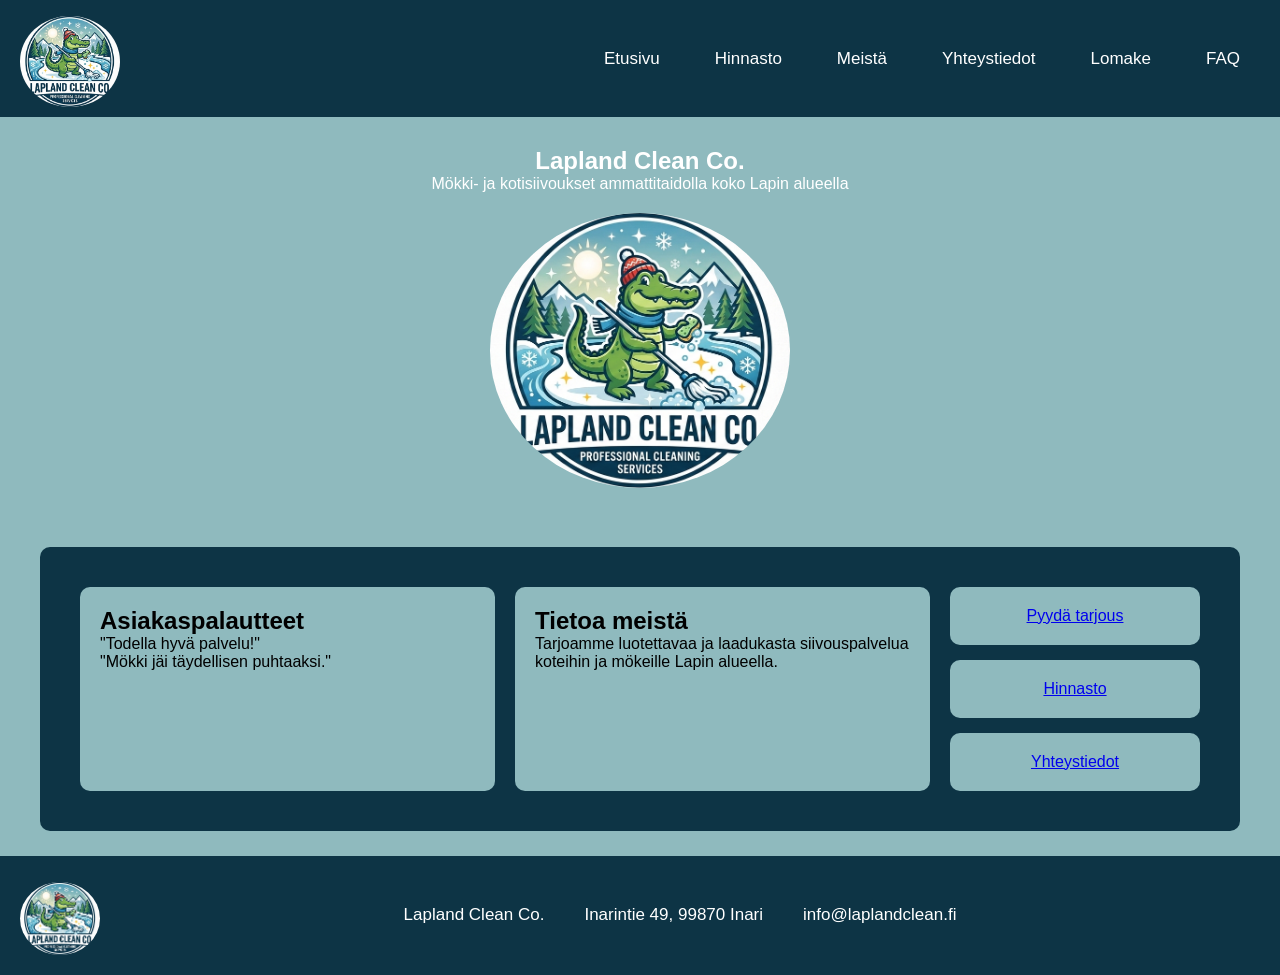
<file: Index.html>
<!DOCTYPE html>

<html lang="fi">
<head>
    <meta charset="UTF-8">
    <title>Lapland Clean Co.</title>
    <link rel="stylesheet" href="styles.css">
</head>

<body class="home-page">


<!-- NAVBAR -->
<header>
    <nav>
        <img src="laplandcleaning_logo.png" alt="Logo" class="logo">
        <ul>
            <li><a href="Index.html">Etusivu</a></li>
            <li><a href="hinnasto.html">Hinnasto</a></li>
            <li><a href="info.html">Meistä</a></li>
            <li><a href="contacts.html">Yhteystiedot</a></li>
            <li><a href="contact_form.html">Lomake</a></li>
            <li><a href="faq.html">FAQ</a></li>
        </ul>
    </nav>
</header>

<main>

    <!-- HERO / YLÄOSA -->
    <section class="hero">
        <h1>Lapland Clean Co.</h1>
        <p>Mökki- ja kotisiivoukset ammattitaidolla koko Lapin alueella</p>
        <img src="laplandcleaning_logo.png" alt="Logo" class="logo">
    </section>

    <!-- SISÄLTÖ (3 SARAKETTA) -->
    <section class="content">

        <!-- VASEN -->
        <div class="left">
            <h2>Asiakaspalautteet</h2>
            <p>"Todella hyvä palvelu!"</p>
            <p>"Mökki jäi täydellisen puhtaaksi."</p>
        </div>

        <!-- KESKI -->
        <div class="middle">
            <h2>Tietoa meistä</h2>
            <p>
                Tarjoamme luotettavaa ja laadukasta siivouspalvelua 
                koteihin ja mökeille Lapin alueella. 
            </p>
        </div>

        <!-- OIKEA -->
        <div class="right">
            <a href="contact_form.html" class="card">Pyydä tarjous</a>
            <a href="hinnasto.html" class="card">Hinnasto</a>
            <a href="contacts.html" class="card">Yhteystiedot</a>
        </div>

    </section>

</main>

        <footer class="footer">
            <img src="laplandcleaning_logo.png" alt="Logo" class="logo">
            <ul>
                <li>Lapland Clean Co.</li>
                <li>Inarintie 49, 99870 Inari</li>
                <li>info@laplandclean.fi</li>
            </ul>
        </footer>

</body>
</html>
</file>
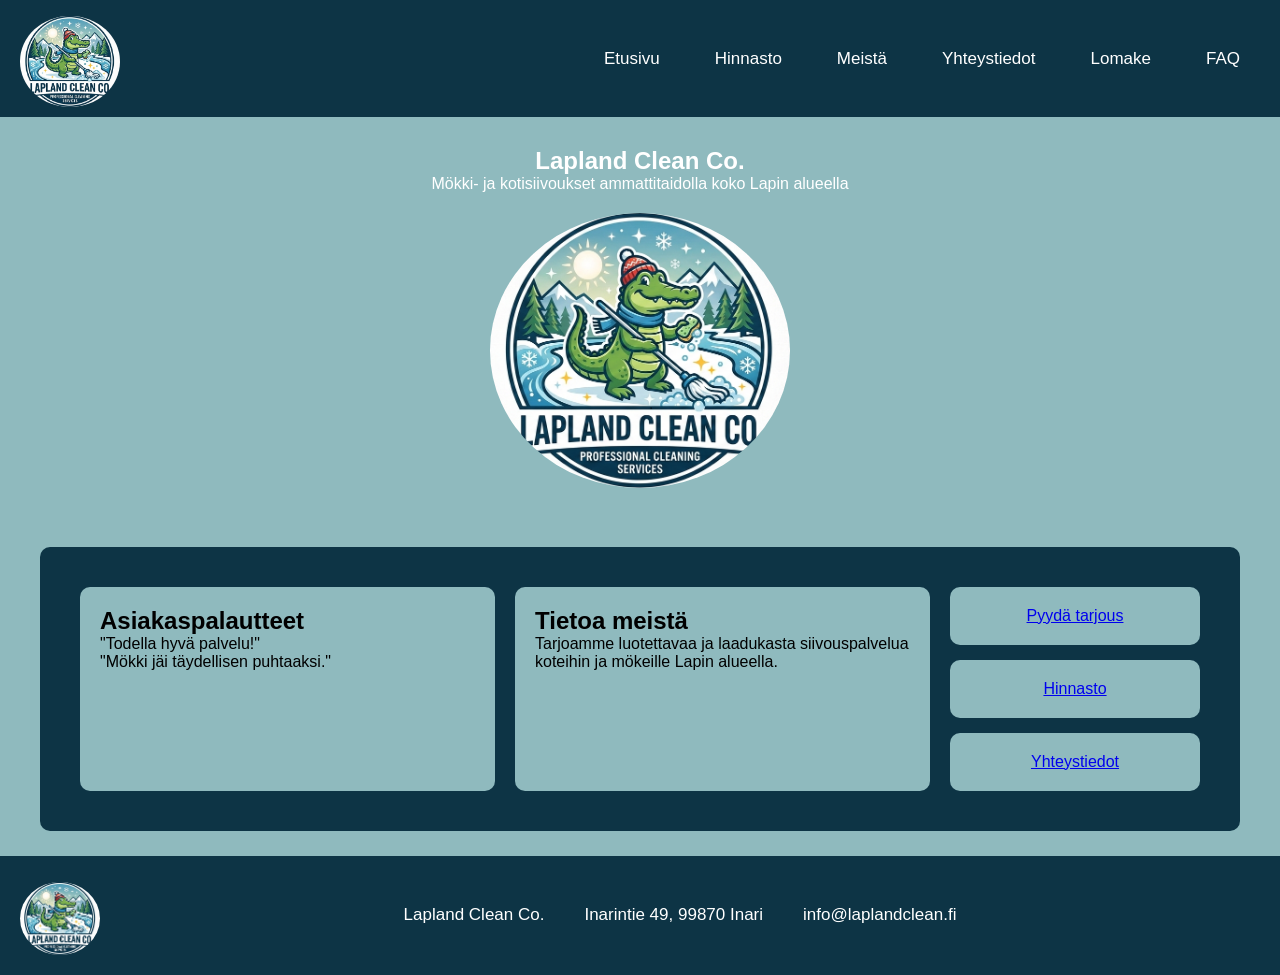
<file: index.html>
<!DOCTYPE html>

<html lang="fi">
<head>
    <meta charset="UTF-8">
    <title>Lapland Clean Co.</title>
    <link rel="stylesheet" href="styles.css">
</head>

<body class="home-page">


<!-- NAVBAR -->
<header>
    <nav>
        <img src="laplandcleaning_logo.png" alt="Logo" class="logo">
        <ul>
            <li><a href="index.html">Etusivu</a></li>
            <li><a href="hinnasto.html">Hinnasto</a></li>
            <li><a href="info.html">Meistä</a></li>
            <li><a href="contacts.html">Yhteystiedot</a></li>
            <li><a href="contact_form.html">Lomake</a></li>
            <li><a href="faq.html">FAQ</a></li>
        </ul>
    </nav>
</header>

<main>

    <!-- HERO / YLÄOSA -->
    <section class="hero">
        <h1>Lapland Clean Co.</h1>
        <p>Mökki- ja kotisiivoukset ammattitaidolla koko Lapin alueella</p>
        <img src="laplandcleaning_logo.png" alt="Logo" class="logo">
    </section>

    <!-- SISÄLTÖ (3 SARAKETTA) -->
    <section class="content">

        <!-- VASEN -->
        <div class="left">
            <h2>Asiakaspalautteet</h2>
            <p>"Todella hyvä palvelu!"</p>
            <p>"Mökki jäi täydellisen puhtaaksi."</p>
        </div>

        <!-- KESKI -->
        <div class="middle">
            <h2>Tietoa meistä</h2>
            <p>
                Tarjoamme luotettavaa ja laadukasta siivouspalvelua 
                koteihin ja mökeille Lapin alueella. 
            </p>
        </div>

        <!-- OIKEA -->
        <div class="right">
            <a href="contact_form.html" class="card">Pyydä tarjous</a>
            <a href="hinnasto.html" class="card">Hinnasto</a>
            <a href="contacts.html" class="card">Yhteystiedot</a>
        </div>

    </section>

</main>

        <footer class="footer">
            <img src="laplandcleaning_logo.png" alt="Logo" class="logo">
            <ul>
                <li>Lapland Clean Co.</li>
                <li>Inarintie 49, 99870 Inari</li>
                <li>info@laplandclean.fi</li>
            </ul>
        </footer>

</body>
</html>
</file>
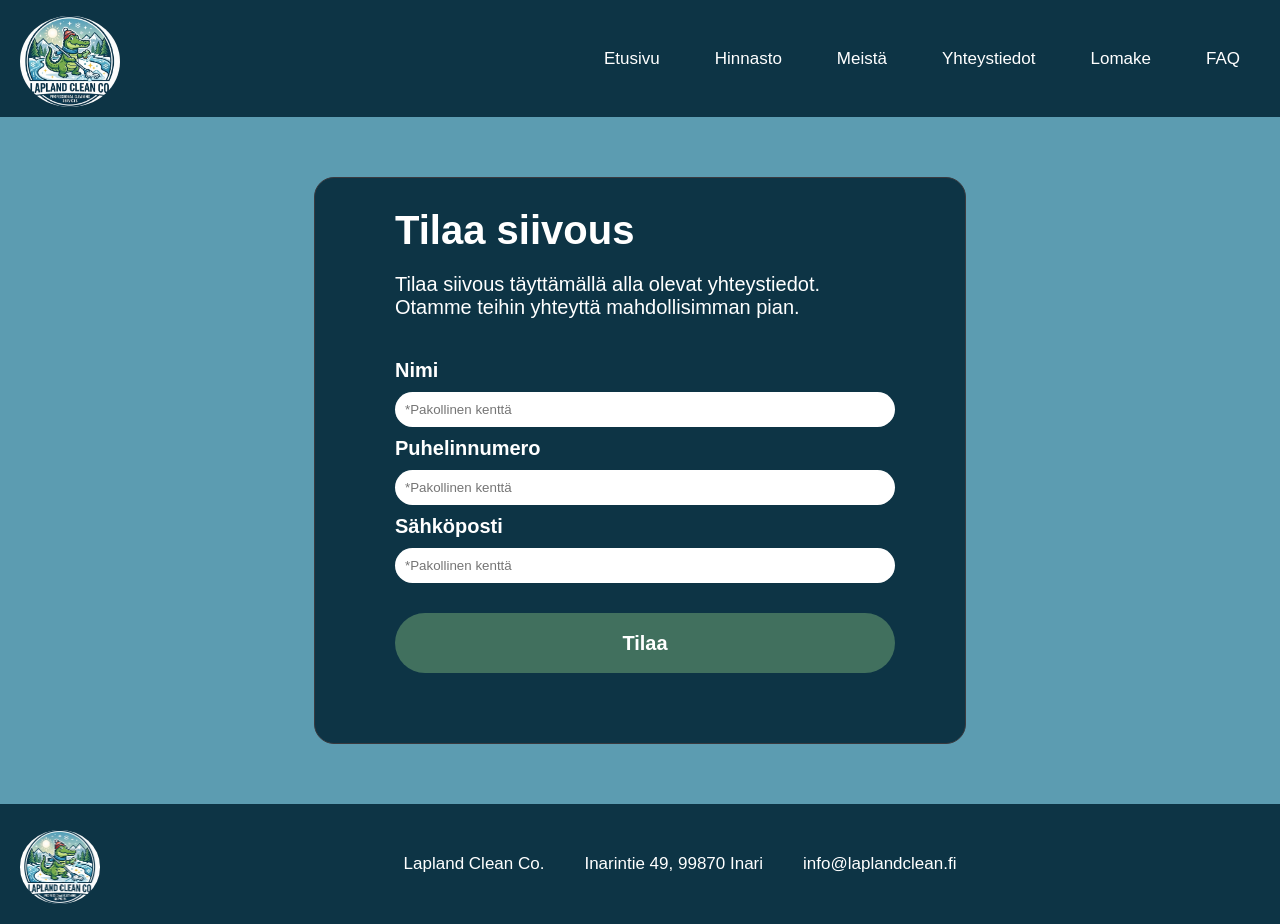
<file: contact_form.html>
<!DOCTYPE html>
<html lang="fi">
    <head>
        <meta charset="utf-8">
        <title>Lomake</title>
        <link rel="stylesheet" href="styles.css">

    </head> 
    

    <body class="lomake"></body>
        <header>
            <nav class="navigationbar">
                <img src="laplandcleaning_logo.png" alt="Logo" class="logo">
                <ul>
                    <li><a href="index.html">Etusivu</a></li>
                    <li><a href="hinnasto.html">Hinnasto</a></li>
                    <li><a href="info.html">Meistä</a></li>
                    <li><a href="contacts.html">Yhteystiedot</a></li>
                    <li><a href="contact_form.html">Lomake</a></li>
                    <li><a href="faq.html">FAQ</a></li>
                </ul>
            </nav>     
        </header>


    <main class="tilauslomake">
        <div class="kortti">
            <form>
                <h1 class="listtitle">Tilaa siivous</h1>
                <p class="forminfo">
                    Tilaa siivous täyttämällä alla olevat yhteystiedot. Otamme teihin yhteyttä mahdollisimman pian.
                </p>
                <ul class="listtyle">
                    <li>
                        <label class="listname" for="nimi">Nimi</label>
                        <input class="input" type="text" id="nimi" name="nimi" placeholder="*Pakollinen kenttä" required>
                    </li>
                    <li>
                        <label class="listname" for="puhnro">Puhelinnumero</label>
                        <input class="input" type="text" id="puhnro" name="puhelinumero" placeholder="*Pakollinen kenttä" required>
                    </li>
                    <li>
                        <label class="listname" for="email">Sähköposti</label>
                        <input class="input" type="text" id="email" name="sähköposti" placeholder="*Pakollinen kenttä" required>
                    </li>
                    <li>
                        <button class="nappi">Tilaa</button>
                    </li>
                </ul>
            </form>
        </div>
        
    </main>


    <footer class="footer">
        <img src="laplandcleaning_logo.png" alt="Logo" class="logo">
        <ul>
            <li>Lapland Clean Co.</li>
            <li>Inarintie 49, 99870 Inari</li>
            <li>info@laplandclean.fi</li>
        </ul>
    </footer>
    </body>

</html>
</file>
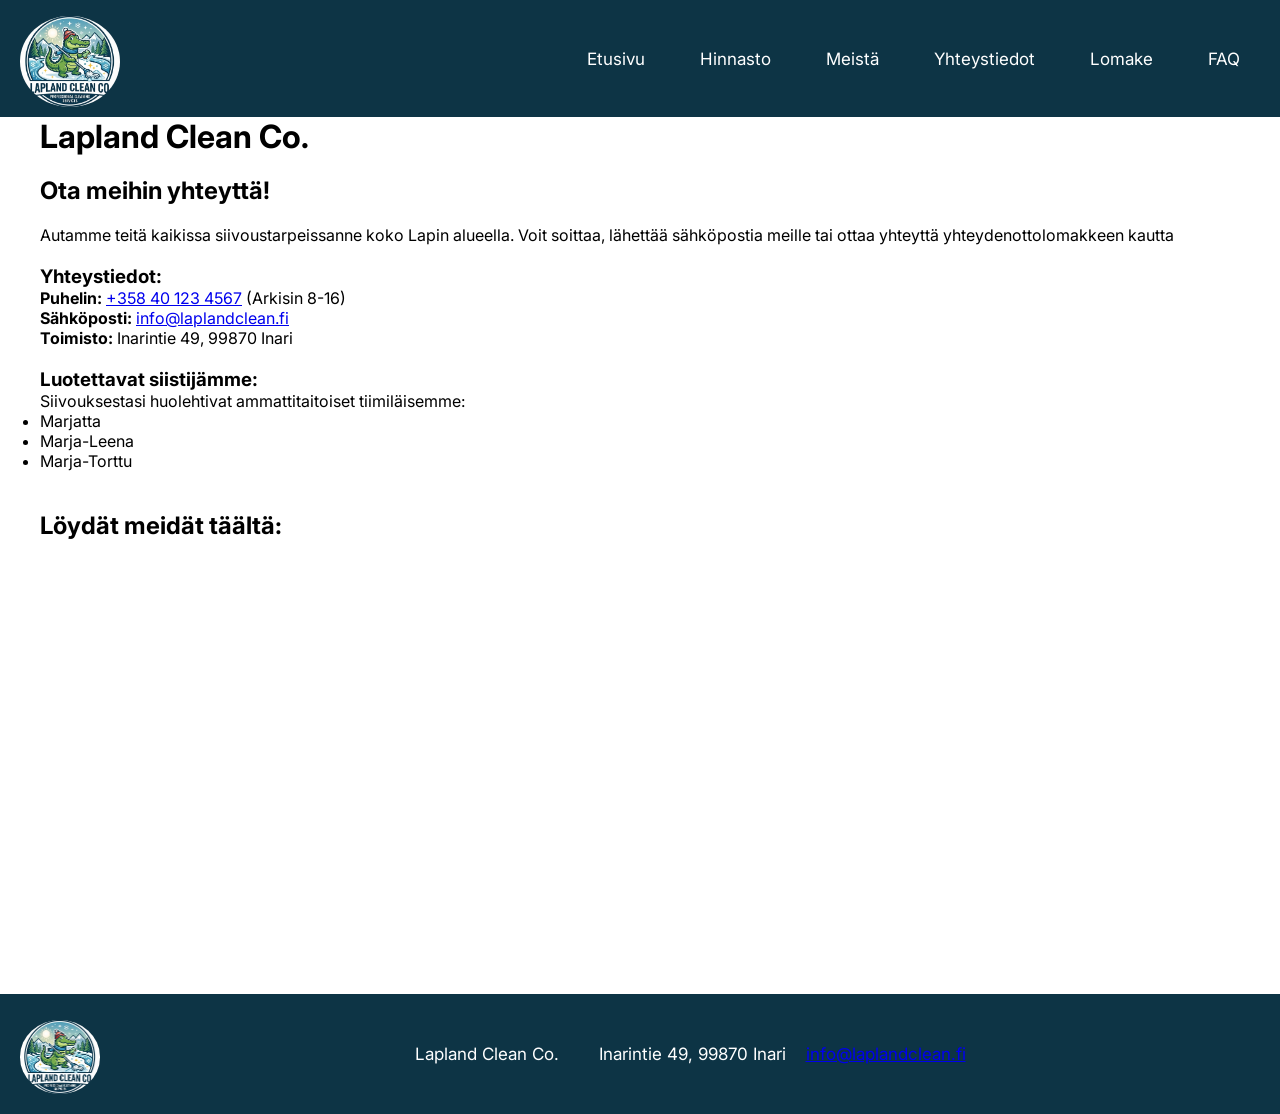
<file: contacts.html>
<!DOCTYPE html>
<html lang="fi">
    <head>
        <meta charset="utf-8">
        <meta name="description" content="Koti ja mökki siivoukset koko Lapin alueella">
        <title>Yhteystiedot</title>
        <link rel="stylesheet" href="styles.css">
        <link href="https://fonts.googleapis.com/css2?family=Inter&display=swap" rel="stylesheet">  
    </head> 
    <body class="contacts-page">

        <header>
            <nav class="navigationbar">
                <img src="laplandcleaning_logo.png" alt="Logo" class="logo">
                <ul>
                    <li><a href="index.html">Etusivu</a></li>
                    <li><a href="hinnasto.html">Hinnasto</a></li>
                    <li><a href="info.html">Meistä</a></li>
                    <li><a href="contacts.html">Yhteystiedot</a></li>
                    <li><a href="contact_form.html">Lomake</a></li>
                    <li><a href="faq.html">FAQ</a></li>
                </ul>
            </nav>     
        </header>

        <main class="main main-contacts">
            <h1>Lapland Clean Co.</h1>
            <br>
            <div class="content-wrapper"> <h2>Ota meihin yhteyttä!</h2>
                <br>
                <p>Autamme teitä kaikissa siivoustarpeissanne koko Lapin alueella. Voit soittaa, lähettää sähköpostia meille tai ottaa yhteyttä yhteydenottolomakkeen kautta</p>
                <br>
                <div class="contact-details">
                    <h3>Yhteystiedot:</h3>
                    <p><strong>Puhelin:</strong> <a href="tel:+358401234567">+358 40 123 4567</a> (Arkisin 8-16)</p>
                    <p><strong>Sähköposti:</strong> <a href="mailto:info@laplandclean.fi">info@laplandclean.fi</a></p>
                    <p><strong>Toimisto:</strong> Inarintie 49, 99870 Inari</p>
                </div>
        <br>
                <div class="cleaners">
                    <h3>Luotettavat siistijämme:</h3>
                    <p>Siivouksestasi huolehtivat ammattitaitoiset tiimiläisemme:</p>
                    <ul>
                        <li>Marjatta</li>
                        <li>Marja-Leena</li>
                        <li>Marja-Torttu</li>
                        </ul>
                </div>
        <br>
        <br>
                <div class="map-container">
                    <h2>Löydät meidät täältä:</h2>
                    <iframe src="https://www.google.com/maps/embed?pb=!1m18!1m12!1m3!1d1431.2857416172656!2d27.02525131298414!3d68.9056157973787!2m3!1f0!2f0!3f0!3m2!1i1024!2i768!4f13.1!3m3!1m2!1s0x45d1796013636531%3A0x6b9076f68c3505c!2sInarintie%2049%2C%2099870%20Inari!5e0!3m2!1sfi!2sfi!4v1698263721345!5m2!1sfi!2sfi" width="600" height="450" style="border:0;" allowfullscreen="" loading="lazy" referrerpolicy="no-referrer-when-downgrade"></iframe>
                </div>


        </main>


        <footer class="footer">
            <img src="laplandcleaning_logo.png" alt="Logo" class="logo">
            <ul>
                <li>Lapland Clean Co.</li>
                <li>Inarintie 49, 99870 Inari</li>
                <a href="mailto:info@laplandclean.fi">info@laplandclean.fi</a>
            </ul>
        </footer>
    </body>
</file>
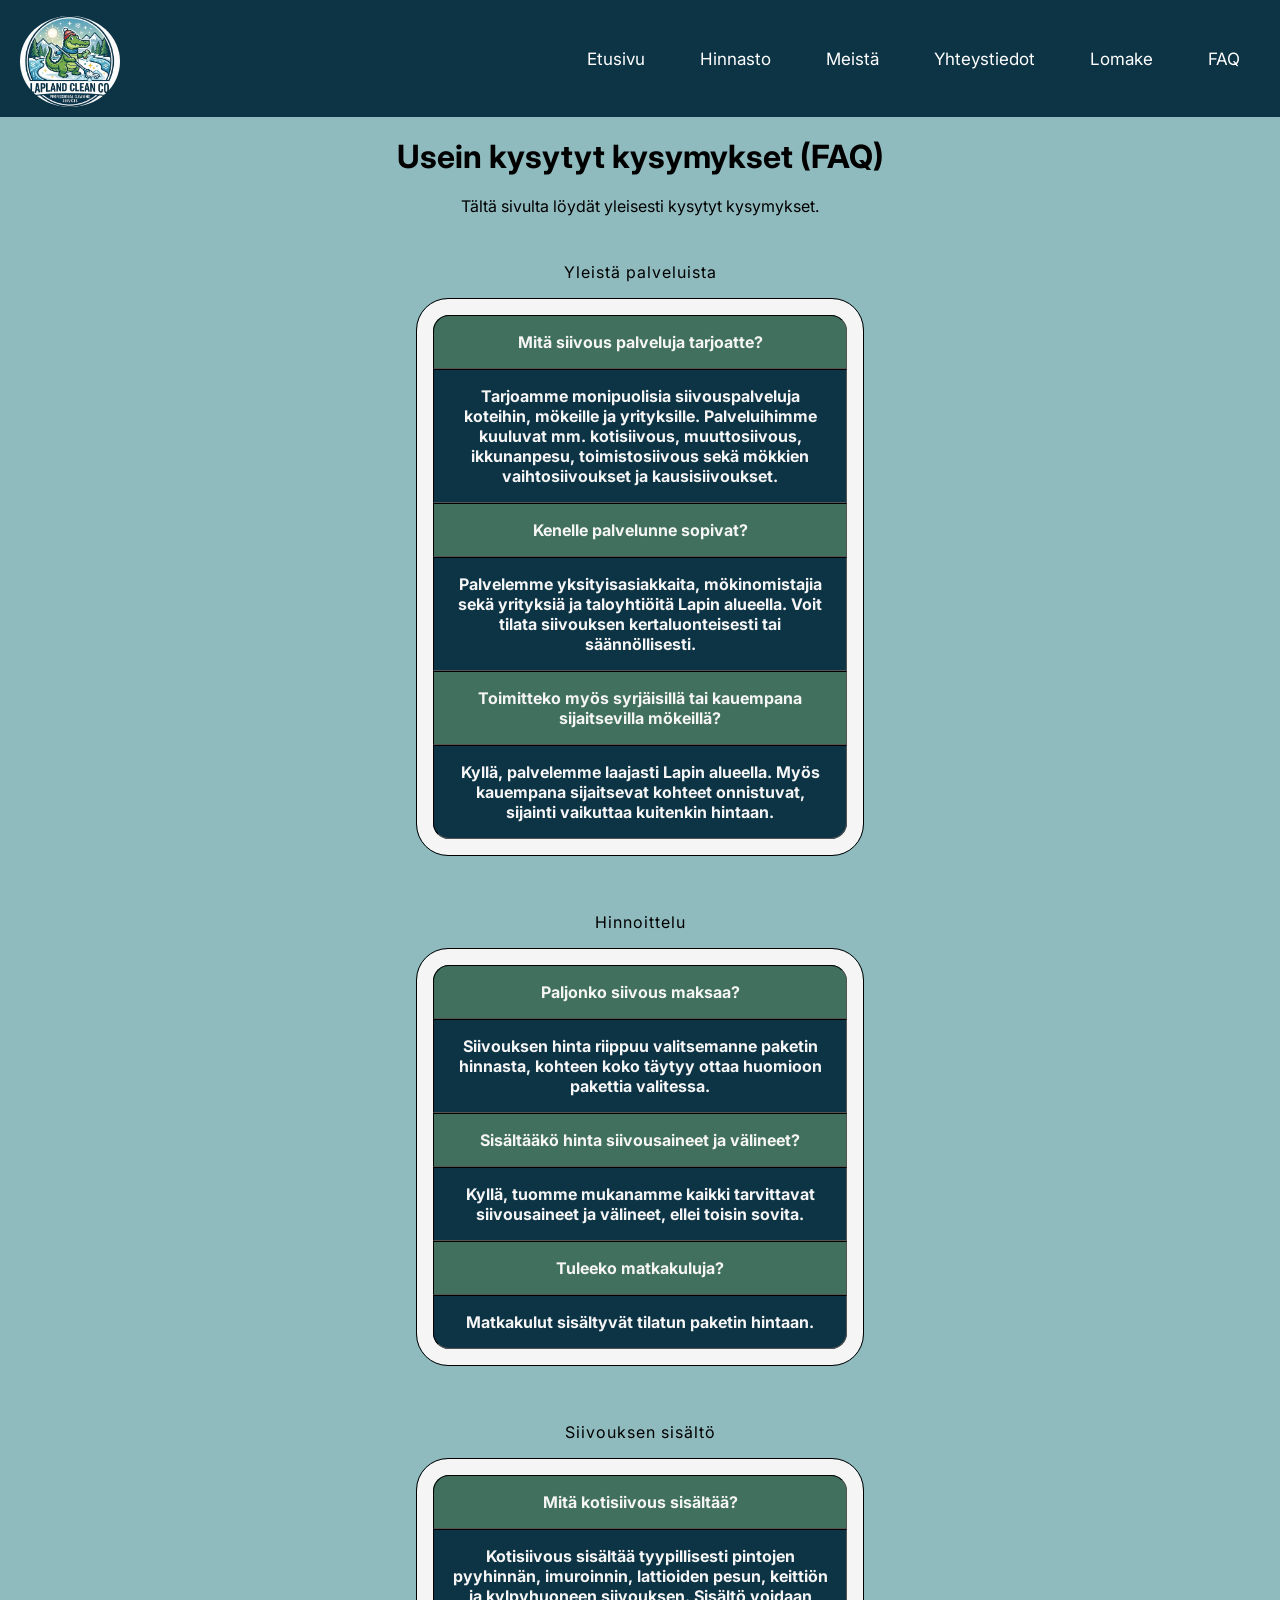
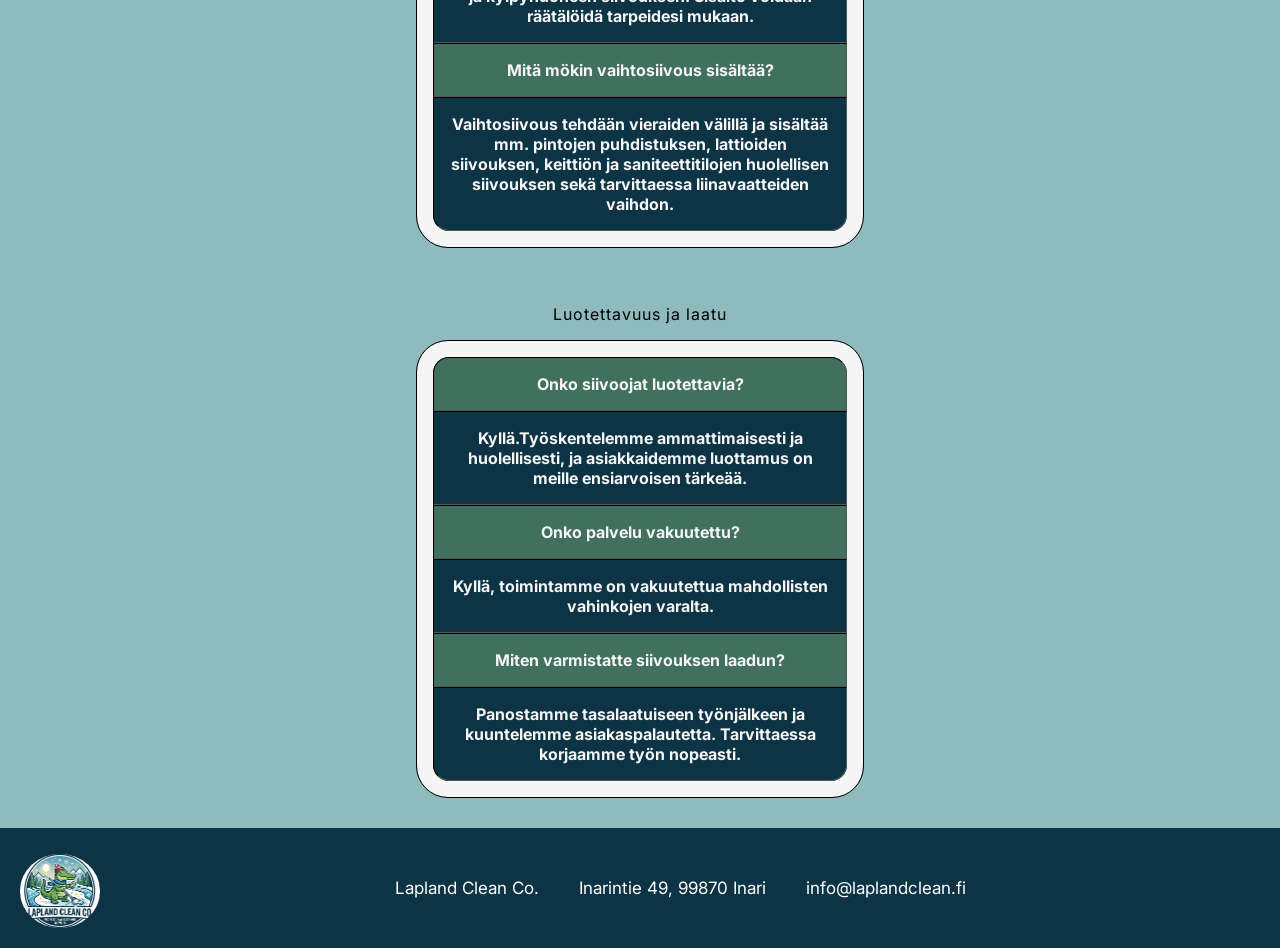
<file: faq.html>
<!DOCTYPE html>
<html lang="fi">
    <head>
        <meta charset="utf-8">
        <title>FAQ</title>
        <link rel="stylesheet" href="styles.css">
        <link href="https://fonts.googleapis.com/css2?family=Inter&display=swap" rel="stylesheet">
    </head> 

    <body class="faq">

         <header>
            <nav>
            <img src="laplandcleaning_logo.png" alt="Logo" class="logo">
            <ul class="navigationbar">
                <li><a href="index.html">Etusivu</a></li>
                <li><a href="hinnasto.html">Hinnasto</a></li>
                <li><a href="info.html">Meistä</a></li>
                <li><a href="contacts.html">Yhteystiedot</a></li>
                <li><a href="contact_form.html">Lomake</a></li>
                <li><a href="faq.html">FAQ</a></li>
            </ul>
            </nav>    
            
        </header>
        
        <br>
        <h1 class="otsikko">Usein kysytyt kysymykset (FAQ)</h1>
        <br>
        <p>Tältä sivulta löydät yleisesti kysytyt kysymykset.</p>
        <br>
        <table border="1">
            <caption>Yleistä palveluista</caption>
            <tr>
                <th>Mitä siivous palveluja tarjoatte?</th>
            </tr>
            <tr>
                <th>Tarjoamme monipuolisia siivouspalveluja koteihin, mökeille ja yrityksille. Palveluihimme kuuluvat mm. kotisiivous, muuttosiivous, ikkunanpesu, toimistosiivous sekä mökkien vaihtosiivoukset ja kausisiivoukset.</th>
            </tr>
            <tr>
                <th>Kenelle palvelunne sopivat?</th>
            </tr>
            <tr>
                <th>Palvelemme yksityisasiakkaita, mökinomistajia sekä yrityksiä ja taloyhtiöitä Lapin alueella. Voit tilata siivouksen kertaluonteisesti tai säännöllisesti.</th>
            </tr>
            <tr>
                <th>Toimitteko myös syrjäisillä tai kauempana sijaitsevilla mökeillä?</th>
            </tr>
            <tr>
                <th>Kyllä, palvelemme laajasti Lapin alueella. Myös kauempana sijaitsevat kohteet onnistuvat, sijainti vaikuttaa kuitenkin hintaan.</th>
            </tr>
        </table>
        <br>
        <table border="1">
            <caption>Hinnoittelu</caption>
            <tr>
                <th>Paljonko siivous maksaa?</th>
            </tr>
            <tr>
                <th>Siivouksen hinta riippuu valitsemanne paketin hinnasta, kohteen koko täytyy ottaa huomioon pakettia valitessa.</th>
            </tr>
            <tr>
              <th>Sisältääkö hinta siivousaineet ja välineet?</th>  
            </tr>
            <tr>
                <th>Kyllä, tuomme mukanamme kaikki tarvittavat siivousaineet ja välineet, ellei toisin sovita.</th>
            </tr>
            <tr>
                <th>Tuleeko matkakuluja?</th>
            </tr>
            <tr>
                <th>Matkakulut sisältyvät tilatun paketin hintaan.</th>
            </tr>
        </table>
        <br>
        <table border="1">
            <caption>Siivouksen sisältö</caption>
            <tr>
                <th>Mitä kotisiivous sisältää?</th>
            </tr>
            <tr>
                <th>Kotisiivous sisältää tyypillisesti pintojen pyyhinnän, imuroinnin, lattioiden pesun, keittiön ja kylpyhuoneen siivouksen. Sisältö voidaan räätälöidä tarpeidesi mukaan.</th>
            </tr>
            <tr>
                <th>Mitä mökin vaihtosiivous sisältää?</th>
            </tr>
            <tr>
                <th>Vaihtosiivous tehdään vieraiden välillä ja sisältää mm. pintojen puhdistuksen, lattioiden siivouksen, keittiön ja saniteettitilojen huolellisen siivouksen sekä tarvittaessa liinavaatteiden vaihdon.</th>
            </tr>
        </table>
        <br>
        <table border="1">
            <caption>Luotettavuus ja laatu</caption>
            <tr>
                <th>Onko siivoojat luotettavia?</th>
            </tr>
            <tr>
                <th>Kyllä.Työskentelemme ammattimaisesti ja huolellisesti, ja asiakkaidemme luottamus on meille ensiarvoisen tärkeää. </th>
            </tr>
            <tr>
                <th>Onko palvelu vakuutettu?</th>
            </tr>
            <tr>
                <th>Kyllä, toimintamme on vakuutettua mahdollisten vahinkojen varalta.</th>
            </tr>
            <tr>
                <th>Miten varmistatte siivouksen laadun?</th>
            </tr>
            <tr>
                <th>Panostamme tasalaatuiseen työnjälkeen ja kuuntelemme asiakaspalautetta. Tarvittaessa korjaamme työn nopeasti.</th>
            </tr>
        </table>
        <br>

        <footer class="footer">
            <img src="laplandcleaning_logo.png" alt="Logo" class="logo">
            <ul>
                <li>Lapland Clean Co.</li>
                <li>Inarintie 49, 99870 Inari</li>
                <li>info@laplandclean.fi</li>
            </ul>
        </footer>
    </body>
</html>
</file>
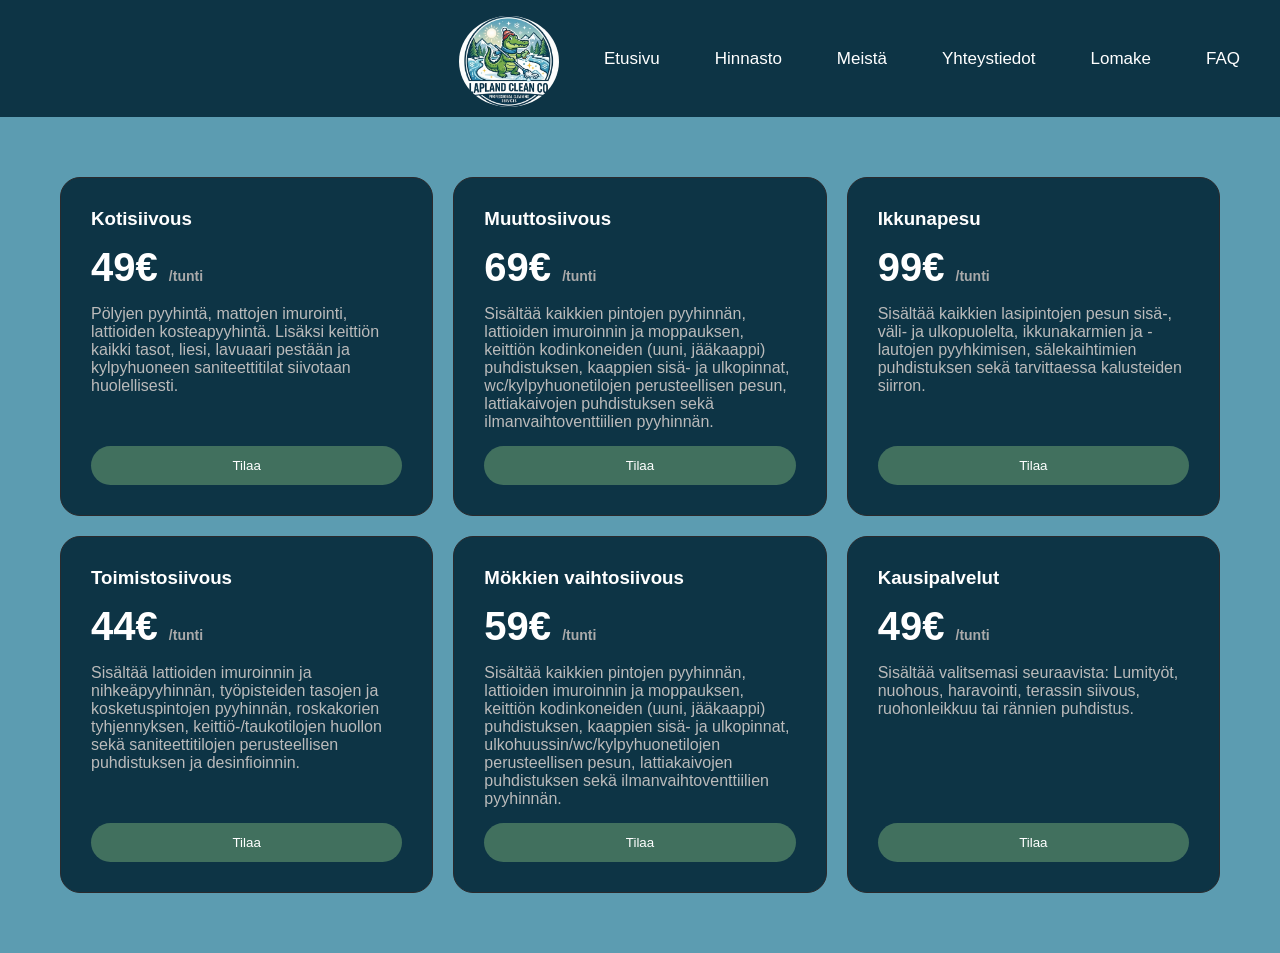
<file: hinnasto.html>
<!DOCTYPE html>
<html lang="fi">
    <head>
        <meta charset="utf-8">
        <title>Hinnasto</title>
        <link rel="stylesheet" href="styles.css">

    </head> 

</div>
    <header>
        <nav>
            <ul class="navigationbar">
                <li><img src="laplandcleaning_logo.png" alt="Logo" class="logo"></li>
                <li><a href="index.html">Etusivu</a></li>
                <li><a href="hinnasto.html">Hinnasto</a></li>
                <li><a href="info.html">Meistä</a></li>
                <li><a href="contacts.html">Yhteystiedot</a></li>
                <li><a href="contact_form.html">Lomake</a></li>
                <li><a href="faq.html">FAQ</a></li>
            </ul>
        </nav>    
    </header>
<body class="hinnasto">
<div class="hinnoittelu">
  <div class="kortti">
    <h3>Kotisiivous</h3>
    <p class="hinta">49€ <span>/tunti</span></p>
    <p class="kuvaus">Pölyjen pyyhintä, mattojen imurointi, lattioiden kosteapyyhintä. Lisäksi keittiön kaikki tasot, liesi, lavuaari pestään ja kylpyhuoneen saniteettitilat siivotaan huolellisesti.</p>
    <button class="nappi">Tilaa</button>
  </div>

  <div class="kortti">
    <h3>Muuttosiivous</h3>
    <p class="hinta">69€ <span>/tunti</span></p>
    <p class="kuvaus">Sisältää kaikkien pintojen pyyhinnän, lattioiden imuroinnin ja moppauksen, keittiön kodinkoneiden (uuni, jääkaappi) puhdistuksen, kaappien sisä- ja ulkopinnat, wc/kylpyhuonetilojen perusteellisen pesun, lattiakaivojen puhdistuksen sekä ilmanvaihtoventtiilien pyyhinnän.</p>
    <button class="nappi">Tilaa</button>
  </div>

  <div class="kortti">
    <h3>Ikkunapesu</h3>
    <p class="hinta">99€ <span>/tunti</span></p>
    <p class="kuvaus">Sisältää kaikkien lasipintojen pesun sisä-, väli- ja ulkopuolelta, ikkunakarmien ja -lautojen pyyhkimisen, sälekaihtimien puhdistuksen sekä tarvittaessa kalusteiden siirron.</p>
    <button class="nappi">Tilaa</button>
  </div>

  <div class="kortti">
    <h3>Toimistosiivous</h3>
    <p class="hinta">44€ <span>/tunti</span></p>
    <p class="kuvaus">Sisältää lattioiden imuroinnin ja nihkeäpyyhinnän, työpisteiden tasojen ja kosketuspintojen pyyhinnän, roskakorien tyhjennyksen, keittiö-/taukotilojen huollon sekä saniteettitilojen perusteellisen puhdistuksen ja desinfioinnin.</p>
    <button class="nappi">Tilaa</button>
  </div>

   <div class="kortti">
    <h3>Mökkien vaihtosiivous</h3>
    <p class="hinta">59€ <span>/tunti</span></p>
    <p class="kuvaus">Sisältää kaikkien pintojen pyyhinnän, lattioiden imuroinnin ja moppauksen, keittiön kodinkoneiden (uuni, jääkaappi) puhdistuksen, kaappien sisä- ja ulkopinnat, ulkohuussin/wc/kylpyhuonetilojen perusteellisen pesun, lattiakaivojen puhdistuksen sekä ilmanvaihtoventtiilien pyyhinnän.</p>
    <button class="nappi">Tilaa</button>
  </div>

   <div class="kortti">
    <h3>Kausipalvelut</h3>
    <p class="hinta">49€ <span>/tunti</span></p>
    <p class="kuvaus">Sisältää valitsemasi seuraavista: Lumityöt, nuohous, haravointi, terassin siivous, ruohonleikkuu tai rännien puhdistus. </p>
    <button class="nappi">Tilaa</button>
  </div>
  </body>
  <!-- Kukkuupöö-->
</file>
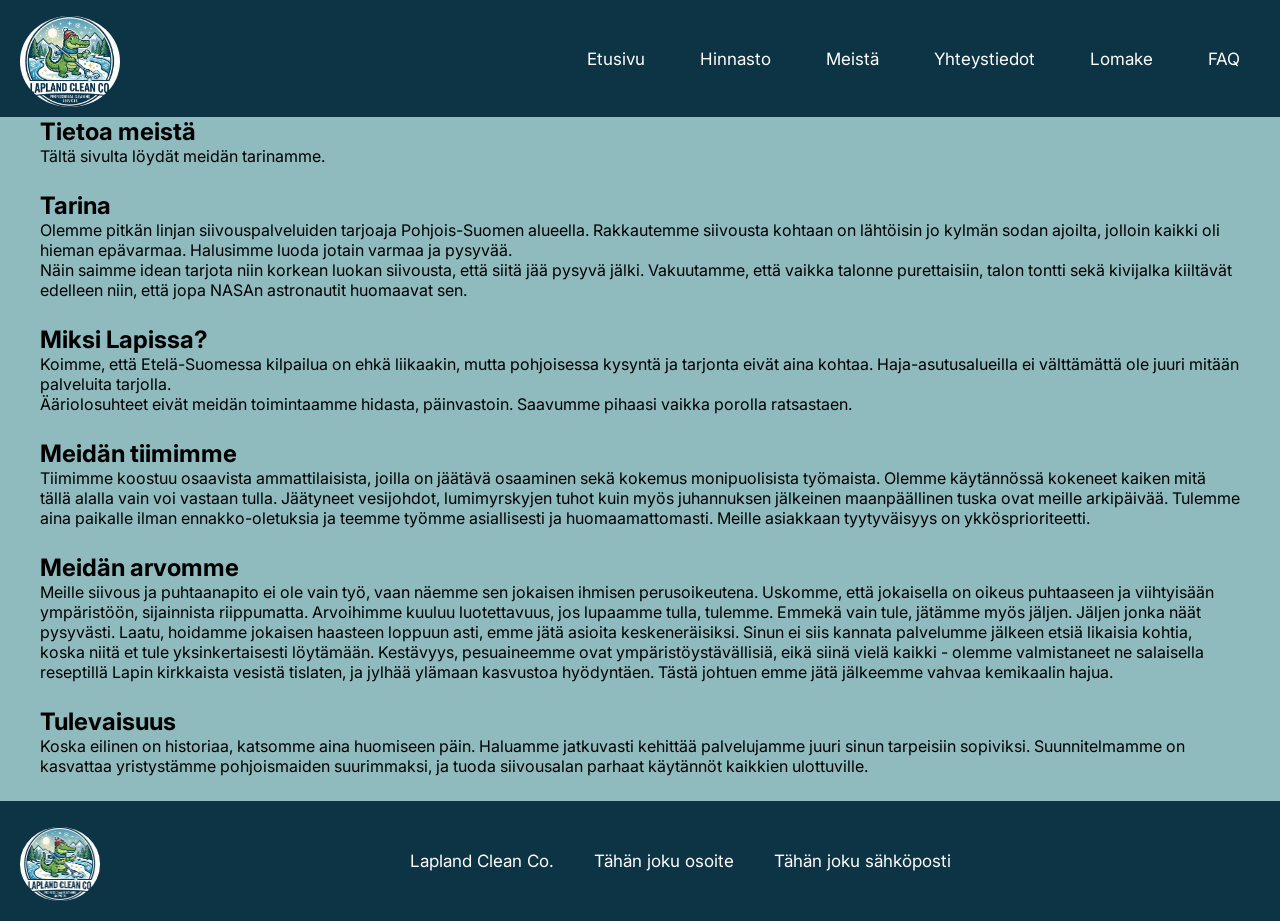
<file: info.html>
<!DOCTYPE html>
<html lang="fi">
<head>
    <meta charset="utf-8">
    <title>Meistä</title>
    <link rel="stylesheet" href="styles.css">
    <link href="https://fonts.googleapis.com/css2?family=Inter&display=swap" rel="stylesheet">
</head>

<body class="info">

    <header>
        <nav class="navigationbar">
            <img src="laplandcleaning_logo.png" alt="Lapland Cleaning logo" class="logo">
            <ul>
                <li><a href="index.html">Etusivu</a></li>
                <li><a href="hinnasto.html">Hinnasto</a></li>
                <li><a href="info.html">Meistä</a></li>
                <li><a href="contacts.html">Yhteystiedot</a></li>
                <li><a href="contact_form.html">Lomake</a></li>
                <li><a href="faq.html">FAQ</a></li>
            </ul>
        </nav>
    </header>

    <main>

        <section>
            <h1>Tietoa meistä</h1>
            <p>Tältä sivulta löydät meidän tarinamme.</p>
        </section>

        <section>
            <h2>Tarina</h2>
            <p>
                Olemme pitkän linjan siivouspalveluiden tarjoaja Pohjois-Suomen alueella.
                Rakkautemme siivousta kohtaan on lähtöisin jo kylmän sodan ajoilta,
                jolloin kaikki oli hieman epävarmaa. Halusimme luoda jotain varmaa ja pysyvää.
            </p>

            <p>
                Näin saimme idean tarjota niin korkean luokan siivousta, että siitä jää pysyvä jälki.
                Vakuutamme, että vaikka talonne purettaisiin, talon tontti sekä kivijalka
                kiiltävät edelleen niin, että jopa NASAn astronautit huomaavat sen.
            </p>
        </section>

        <section>
            <h2>Miksi Lapissa?</h2>
            <p>
                Koimme, että Etelä-Suomessa kilpailua on ehkä liikaakin, mutta pohjoisessa
                kysyntä ja tarjonta eivät aina kohtaa. Haja-asutusalueilla ei välttämättä
                ole juuri mitään palveluita tarjolla.
            </p>

            <p>
                Ääriolosuhteet eivät meidän toimintaamme hidasta, päinvastoin.
                Saavumme pihaasi vaikka porolla ratsastaen.
            </p>
        </section>

        <section>
            <h2>Meidän tiimimme</h2>
            <p>
                Tiimimme koostuu osaavista ammattilaisista, joilla on jäätävä osaaminen
                sekä kokemus monipuolisista työmaista. Olemme käytännössä kokeneet
                kaiken mitä tällä alalla vain voi vastaan tulla.
                Jäätyneet vesijohdot, lumimyrskyjen tuhot kuin myös juhannuksen
                jälkeinen maanpäällinen tuska ovat meille arkipäivää.
                Tulemme aina paikalle ilman ennakko-oletuksia ja teemme
                työmme asiallisesti ja huomaamattomasti. Meille asiakkaan tyytyväisyys
                on ykkösprioriteetti.
            </p>

        </section>

        <section>
            <h2>Meidän arvomme</h2>
            <p>
                Meille siivous ja puhtaanapito ei ole vain työ, vaan näemme sen
                jokaisen ihmisen perusoikeutena. Uskomme, että jokaisella on
                oikeus puhtaaseen ja viihtyisään ympäristöön, sijainnista riippumatta.
                Arvoihimme kuuluu luotettavuus, jos lupaamme tulla, tulemme.
                Emmekä vain tule, jätämme myös jäljen. Jäljen jonka näät pysyvästi.
                Laatu, hoidamme jokaisen haasteen loppuun asti, emme jätä asioita
                keskeneräisiksi. Sinun ei siis kannata palvelumme jälkeen etsiä
                likaisia kohtia, koska niitä et tule yksinkertaisesti löytämään.
                Kestävyys, pesuaineemme ovat ympäristöystävällisiä, eikä siinä vielä
                kaikki - olemme valmistaneet ne salaisella reseptillä Lapin
                kirkkaista vesistä tislaten, ja jylhää ylämaan kasvustoa hyödyntäen.
                Tästä johtuen emme jätä jälkeemme vahvaa kemikaalin hajua.
            </p>
        </section>

        <section>
            <h2>Tulevaisuus</h2>
            <p>
                Koska eilinen on historiaa, katsomme aina huomiseen päin.
                Haluamme jatkuvasti kehittää palvelujamme juuri sinun tarpeisiin
                sopiviksi. Suunnitelmamme on kasvattaa yristystämme pohjoismaiden
                suurimmaksi, ja tuoda siivousalan parhaat käytännöt kaikkien
                ulottuville.
            </p>
        </section>

    </main>

    <footer class="footer">
        <img src="laplandcleaning_logo.png" alt="Lapland Cleaning logo" class="logo">
        <ul>
            <li>Lapland Clean Co.</li>
            <li>Tähän joku osoite</li>
            <li>Tähän joku sähköposti</li>
        </ul>
    </footer>

</body>
</html>
</file>
<file: styles.css>
* {
  margin: 0;
  padding: 0;
  box-sizing: border-box;
  font-family: 'Inter', sans-serif;
  }

/* BODY GRID (footer alas) */
 .home-page {
  background-color: rgb(143, 186, 190);
  min-height: 100vh;
  margin: 0;
  display: flex;
  flex-direction: column;
 } 

/* NAVBAR */
nav {
display: flex;
align-items: center;
justify-content: space-between;
background-color: rgb(13, 52, 69);
padding: 10px 20px;
}

nav ul {
display: flex;
gap: 15px;
list-style: none;
}

nav a {
color: white;
text-decoration: none;
padding: 10px;
}

nav a:hover {
background-color: rgb(65, 112, 94);
border-radius: 5px;
}

.logo {
max-width: 80px;
border-radius: 50%;
}

/* HERO (YLÄOSA) */
.hero {
background: rgb(143, 186, 190);
text-align: center;
padding: 30px 10px;
color: white;
}

.hero img {
max-width: 300px;
margin-top: 20px;
}

/* CONTENT GRID */
.content {
display: grid;
grid-template-columns: 1fr 1fr 250px;
gap: 20px;
padding: 40px;
background: rgb(13, 52, 69);
border-radius: 10px;
}

/* SARAKKEET */
.left,
.middle {
background: rgb(143, 186, 190);
padding: 20px;
border-radius: 10px;
}

.right {
display: flex;
flex-direction: column;
gap: 15px;
}

/* KORTIT */
.card {
background: rgb(143, 186, 190);
padding: 20px;
text-align: center;
border-radius: 10px;
cursor: pointer;
transition: 0.3s;
}

.card:hover {
background: rgb(92, 156, 177);
color: white;
}

/* FOOTER */
footer {
background: rgb(200, 40, 40);
display: flex;
justify-content: space-around;
padding: 20px;
color: white;
}


/* RESPONSIIVISUUS */
@media (max-width: 800px) {
.content {
grid-template-columns: 1fr;
}

nav ul {
flex-wrap: wrap;
justify-content: center;
}
}


* {
    margin: 0;
    padding: 0;
    box-sizing: border-box;
    font-family: 'Inter',sans-serif;
}
.hinnasto {
  margin: 0;
  background: rgb(92, 156, 177);
  color: #fff;
  font-family: 'Inter', sans-serif;


/* grid */
.hinnoittelu {
  display: grid;
  grid-template-columns: repeat(3, 1fr);
  gap: 20px;
  padding: 60px;
}

/* kortit */
.kortti {
  background: rgb(13, 52, 69);
  border-radius: 20px;
  padding: 30px;
  border: 1px solid #2a2a2d;
  display: flex;
  flex-direction: column;
  gap: 15px;
  transition: 0.3s;


  &:hover {
  transform: translateY(-5px);
  border-color: #3a3a3f;
  }
}
/* tekstit */
.hinta {
  font-size: 40px;
  font-weight: 600;


& span {
  font-size: 14px;
  color: #aaa;
}
}
.kuvaus {
  color: #bbb;
}

/* napit */
.nappi {
  margin-top: auto;
  padding: 12px;
  border-radius: 999px;
  border: none;
  background: rgb(65, 112, 94);
  color: white;
  cursor: pointer;
}
}

nav ul {
  display: flex;
  align-items: center;
  justify-content: flex-end;
  flex: 1;
  list-style-type: none;
  margin: 0;
  padding: 0;
  overflow: hidden;
  background-color: rgb(13, 52, 69);
}

nav ul li {
  position: relative;
  margin: 0 10px;
  list-style: none;
  display: inline-block;
  cursor: pointer;
}

nav ul li a {
  display: block;
  color: white;
  text-align: center;
  padding: 14px 10px;
  text-decoration: none;
}

nav ul li a:hover {
  background-color: rgb(65, 112, 94);
}

nav {
    display: flex;
    flex-wrap: wrap;
    align-items: center;
    justify-content: space-between;
    font-size: 17px;
    text-align: center;
    background-color: rgb(13, 52, 69);
}

nav .logo{
    display: flex;
    max-width: 100px;
    height: auto;
    border-radius: 50%;
    overflow: hidden;
    margin-top: 6px;
    /* margin-bottom: 4px;
    Jos ylä ja alamarginaalin asettais 4px niin
    logo ei olis kiinni ala reunassa? Olisko ok? */
}

footer {
  /* position: fixed;
  bottom: 0; */  
  width: 100%;
  display: flex;
  flex-wrap: wrap;
  align-items: center;
  justify-content: space-between;
  font-size: 17px;
  text-align: center;
  color: white;
  background-color: rgb(13, 52, 69);
}

footer ul {
  display: flex;
  align-items: center;
  justify-content: center;
  flex: 1;
  list-style-type: none;
  overflow: hidden;
}

footer ul li {
  position: relative;
  margin: 0 20px;
}

footer .logo{
    display: flex;
    max-width: 80px;
    height: auto;
    border-radius: 50%;
    overflow: hidden;
    margin-top: 6px;
}


@media (max-width: 700px) {
    nav .logo, 
    footer .logo{
        display: flex;
        max-width: 50px;
        height: auto;
        border-radius: 50%;
        overflow: hidden;
        margin-top: 6px;
    /* margin-bottom: 4px;
    Jos ylä ja alamarginaalin asettais 4px niin
    logo ei olis kiinni ala reunassa? Olisko ok? */
    }
  }

 .home-page {
  min-height: 100vh;
  margin: 0;
  display: grid;
  grid-template-rows: auto 1fr auto;
 } 
 
.faq{
  background-color: rgb(143, 186, 190);
  .otsikko {
    text-align: center;

  } 
  
  p {
    text-align: center;
  }

  caption {
  padding: 1em;
  caption-side: top;
  letter-spacing: 1px;
  color: black;
}
  table {
    table-layout: fixed;
    width: 35%;
    margin: 10px auto;
    padding: 1rem;
    border-radius: 3rem;
    color: whitesmoke;
    background-clip: content-box;
    box-shadow: inset 0 0 0 20px;
    border-spacing: 0;
    border-collapse: separate;
    border-radius: 2rem;
    border: 1px solid black;
}


table tr:first-child th:first-child {
  border-top-left-radius: 1rem;
}

table tr:first-child th:last-child {
  border-top-right-radius: 1rem;
}

table tr:last-child th:first-child {
  border-bottom-left-radius: 1rem;
}

table tr:last-child th:last-child {
  border-bottom-right-radius: 1rem;
}

tbody tr:nth-child(odd) {
  background-color: rgb(65, 112, 94);
}

tbody tr:nth-child(even) {
  background-color: rgb(13, 52, 69);
}

th,
td {
  padding: 1em;
}
tr:nth-child(2),
tr:nth-child() {
    text-align: right;
    width: 25%;
}
tr:nth-child(1),
tr:nth-child() {
    text-align: left;
    width: 30%;
}

tfoot tr :nth-child(1) {
    text-align: right;
}

tfoot tr :nth-child(2) {
    text-align: left;
}


th,
td {
  vertical-align: top;
  padding: 0.3em;
}

tfoot {
  border-top: 1px solid #999999;
}

}

main {
    max-width: 1200px;
    margin: 0 auto;
    padding: 0;
}

main section {
    margin-bottom: 25px;
}

.info{
  background-color: rgb(143, 186, 190);
  .otsikko {
    text-align: center;
  }}


.lomake {
  min-height: 100vh;
  display: grid;
  grid-template-rows: auto 1fr auto;
  margin: 0;
  background: rgb(92, 156, 177);
  color: #fff;
  font-family: 'Inter', sans-serif;
  
.tilauslomake {
  gap: 20px;
  padding: 60px;
}

.kortti {
  background: rgb(13, 52, 69);
  border-radius: 20px;
  padding: 30px;
  border: 1px solid #2a2a2d;
  display: flex;
  flex-direction: column;
  gap: 15px;
  transition: 0.3s;
  border-color: #3a3a3f;
  }


.listtyle {
  list-style: none;
  margin: 40px;

}
.listtitle {
  font-size: 40px;
  margin-left: 50px;
}

.forminfo {
  font-size: 20px;
  margin-left: 50px;
  margin-top: 20px;
  width: 500px;
}

.listname {
  display: flex;
  flex-direction: row;
  justify-content: flex-start;
  text-align: right;
  font-size: 20px;
  font-weight: 600;
  margin: 10px;

& span {
  font-size: 14px;
  color: #aaa;
}
}

.nappi {
  font-size: 20px;
  font-weight: 600;
  margin-top: 30px;
  margin-left: 10px;
  padding: 12px;
  border-radius: 999px;
  border: none;
  background: rgb(65, 112, 94);
  color: white;
  cursor: pointer;
  width: 500px;
  height: 60px;
}

.input {
  flex: 0 0 200px;
  margin-left: 10px;
  margin-top: auto;
  padding: 10px;
  border-radius: 999px;
  width: 500px;
  border: none;
  background: white;
  color: black;
  cursor: pointer;
}
}
</file>
